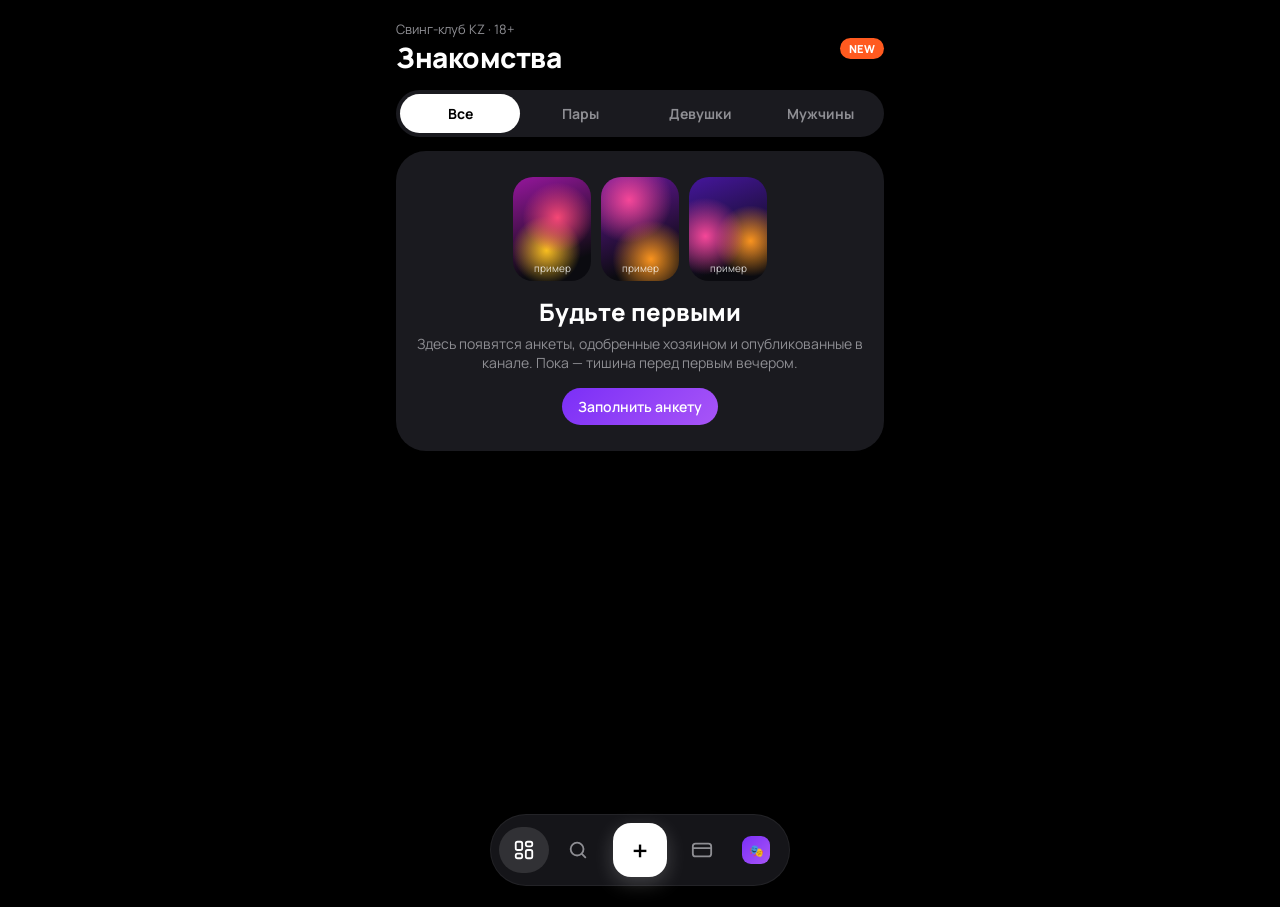
<file: anketa/index.html>
<!doctype html><html lang="ru"><head><meta charset="utf-8">
<meta name="viewport" content="width=device-width,initial-scale=1,maximum-scale=1,viewport-fit=cover">
<title>Клуб</title>
<script src="https://telegram.org/js/telegram-web-app.js"></script>
<link rel="preconnect" href="https://fonts.gstatic.com" crossorigin>
<link href="https://fonts.googleapis.com/css2?family=Manrope:wght@400;500;600;700;800&display=swap" rel="stylesheet">
<style>
:root{--bg:#000;--bg2:#0E0E10;--card:#1A1A1F;--card2:#24242B;--mut:#8E8E93;--txt:#fff;--v1:#7B2FF7;--v2:#A855F7;--hot:#FF5A1F;
--grad:linear-gradient(135deg,#7B2FF7 0%,#A855F7 100%);--spring:cubic-bezier(.2,.9,.3,1.2);--ease:cubic-bezier(.2,.8,.2,1)}
*{box-sizing:border-box;-webkit-tap-highlight-color:transparent}
html,body{margin:0;background:var(--bg);color:var(--txt);font-family:Manrope,Inter,system-ui,sans-serif;overscroll-behavior:none}
body{min-height:100vh}
button{font:inherit;color:inherit;border:0;background:none;cursor:pointer}
.screen{position:absolute;inset:0;overflow-y:auto;padding:16px 16px 120px;opacity:0;pointer-events:none;transform:translateY(14px) scale(.985);transition:opacity .35s var(--ease),transform .5s var(--spring)}
.screen.on{opacity:1;pointer-events:auto;transform:none}
#app{position:relative;min-height:100vh;max-width:520px;margin:0 auto}
.st{opacity:0;transform:translateY(16px);transition:opacity .45s var(--ease),transform .6s var(--spring)}
.screen.on .st{opacity:1;transform:none}
.screen.on .st:nth-child(2){transition-delay:.05s}.screen.on .st:nth-child(3){transition-delay:.1s}.screen.on .st:nth-child(4){transition-delay:.15s}.screen.on .st:nth-child(5){transition-delay:.2s}.screen.on .st:nth-child(6){transition-delay:.25s}
.top{display:flex;align-items:center;justify-content:space-between;margin:4px 0 14px}
.h1{font-size:28px;font-weight:800;letter-spacing:-.5px;margin:0}
.sub{color:var(--mut);font-size:13px}
.pill{display:inline-flex;align-items:center;gap:6px;padding:9px 16px;border-radius:999px;background:var(--card);font-weight:600;font-size:14px;transition:transform .3s var(--spring),background .25s}
.pill:active{transform:scale(.94)}.pill.w{background:#fff;color:#000}.pill.v{background:var(--grad)}
.badge{display:inline-block;padding:3px 9px;border-radius:999px;background:var(--hot);color:#fff;font-size:11px;font-weight:800;letter-spacing:.4px}
.badge.g{background:rgba(255,255,255,.18);backdrop-filter:blur(8px)}
.seg{display:flex;background:var(--card);border-radius:999px;padding:4px;position:relative}
.seg button{flex:1;padding:10px;border-radius:999px;font-weight:700;font-size:14px;color:var(--mut);position:relative;z-index:1;transition:color .25s}
.seg button.on{color:#000}.seg .knob{position:absolute;top:4px;bottom:4px;border-radius:999px;background:#fff;transition:left .45s var(--spring),width .45s var(--spring)}
/* stack */
.stack{position:relative;height:min(62vh,520px);margin-top:6px}
.fc{position:absolute;inset:0;border-radius:30px;overflow:hidden;background:var(--card);touch-action:pan-y;will-change:transform;
transition:transform .5s var(--spring),opacity .35s;box-shadow:0 20px 50px rgba(0,0,0,.5)}
.fc .art{position:absolute;inset:0}
.fc .shade{position:absolute;inset:0;background:linear-gradient(180deg,rgba(0,0,0,0) 35%,rgba(0,0,0,.85) 100%)}
.fc .tl{position:absolute;left:16px;top:16px;display:flex;gap:6px}
.fc .num{position:absolute;right:16px;top:16px;font-weight:800;font-size:13px;color:rgba(255,255,255,.85)}
.fc .info{position:absolute;left:18px;right:18px;bottom:18px}
.fc .nm{font-size:26px;font-weight:800;letter-spacing:-.4px;display:flex;align-items:center;gap:8px}
.fc .meta{color:rgba(255,255,255,.75);font-size:14px;margin:4px 0 10px}
.fc .txt{font-size:14px;color:rgba(255,255,255,.88);display:-webkit-box;-webkit-line-clamp:3;-webkit-box-orient:vertical;overflow:hidden;margin-bottom:12px}
.fc .row{display:flex;gap:8px;align-items:center}
.ex{position:absolute;right:16px;bottom:16px;font-size:11px;color:rgba(255,255,255,.7);border:1px dashed rgba(255,255,255,.4);border-radius:999px;padding:3px 8px}
.empty{background:var(--card);border-radius:30px;padding:26px 20px;text-align:center;margin-top:14px}
.empty h3{font-size:24px;margin:8px 0 6px;font-weight:800}.empty p{color:var(--mut);margin:0 0 16px;font-size:14px}
.ph{display:flex;gap:10px;justify-content:center;margin-bottom:14px}
.ph div{width:78px;height:104px;border-radius:20px;position:relative;overflow:hidden}
.ph span{position:absolute;bottom:6px;left:0;right:0;font-size:10px;color:rgba(255,255,255,.8)}
/* detail hero */
#hero{position:fixed;z-index:50;border-radius:30px;overflow:hidden;background:var(--card);transition:all .55s var(--spring);display:none}
#hero .art{position:absolute;inset:0;height:52%}
#hero .body{position:absolute;left:0;right:0;top:48%;bottom:0;background:var(--bg2);border-radius:28px 28px 0 0;padding:22px 20px 120px;overflow:auto;opacity:0;transform:translateY(30px);transition:all .5s var(--spring) .12s}
#hero.open .body{opacity:1;transform:none}
#hero .x{position:absolute;top:14px;right:14px;width:38px;height:38px;border-radius:14px;background:rgba(0,0,0,.4);backdrop-filter:blur(10px);font-size:18px;z-index:2}
.tags{display:flex;flex-wrap:wrap;gap:6px;margin:10px 0}.tag{background:var(--card);border-radius:999px;padding:6px 12px;font-size:13px;color:#ddd}
/* form */
.prog{height:6px;background:var(--card);border-radius:9px;overflow:hidden;margin:6px 0 18px}.prog i{display:block;height:100%;background:var(--grad);border-radius:9px;transition:width .6s var(--spring)}
.step{display:none}.step.on{display:block;animation:in .5s var(--spring)}
@keyframes in{from{opacity:0;transform:translateX(24px)}to{opacity:1;transform:none}}
.q{font-size:22px;font-weight:800;margin:0 0 4px;letter-spacing:-.3px}.qs{color:var(--mut);font-size:13px;margin-bottom:14px}
.lbl{font-weight:700;font-size:14px;margin:18px 0 10px;color:#ddd}
.chips{display:flex;flex-wrap:wrap;gap:10px}
.chip{padding:13px 20px;border-radius:999px;background:var(--card);font-weight:700;font-size:15px;transition:transform .35s var(--spring),background .25s,color .25s;user-select:none}
.chip:active{transform:scale(.92)}.chip.on{background:var(--grad);box-shadow:0 8px 24px rgba(123,47,247,.35)}
.big .chip{flex:1 1 100%;padding:18px 20px;border-radius:24px;display:flex;justify-content:space-between;align-items:center;font-size:17px}
.big .chip small{color:var(--mut);font-weight:500;font-size:13px}.big .chip.on small{color:rgba(255,255,255,.8)}
input[type=text],input[type=number],textarea{width:100%;background:var(--card);border:1.5px solid transparent;color:#fff;padding:15px 16px;font:inherit;font-size:16px;border-radius:18px;outline:none;transition:border .2s}
input:focus,textarea:focus{border-color:var(--v2)}textarea{min-height:130px;resize:none}
.r2{display:flex;gap:10px}.r2>*{flex:1}
.chk{display:flex;gap:12px;align-items:center;background:var(--card);border-radius:18px;padding:14px 16px;margin:10px 0;font-size:14px}
.chk input{appearance:none;width:24px;height:24px;border-radius:8px;background:var(--card2);flex:none;transition:all .3s var(--spring);display:grid;place-content:center}
.chk input:checked{background:var(--grad)}.chk input:checked:after{content:"✓";font-weight:800;font-size:14px}
.nav{display:flex;gap:10px;margin-top:22px}.nav .pill{flex:1;justify-content:center;padding:15px}
.err{color:#ff7b7b;font-size:13px;min-height:18px;margin-top:10px;text-align:center}
.done{text-align:center;padding:40px 10px}.done .ic{font-size:56px}
/* card */
.lcard{border-radius:30px;padding:22px;background:var(--grad);position:relative;overflow:hidden;aspect-ratio:1.586;box-shadow:0 24px 60px rgba(123,47,247,.4)}
.lcard:before{content:"";position:absolute;inset:0;background:radial-gradient(circle at 85% -10%,rgba(255,255,255,.35),transparent 50%),radial-gradient(circle at 0 120%,rgba(0,0,0,.35),transparent 55%)}
.lcard:after{content:"";position:absolute;inset:0;opacity:.18;mix-blend-mode:overlay;background-image:url("data:image/svg+xml,%3Csvg xmlns='http://www.w3.org/2000/svg' width='120' height='120'%3E%3Cfilter id='n'%3E%3CfeTurbulence baseFrequency='.9' numOctaves='2'/%3E%3C/filter%3E%3Crect width='120' height='120' filter='url(%23n)'/%3E%3C/svg%3E")}
.lcard>*{position:relative;z-index:1}
.lcard .t{display:flex;justify-content:space-between;align-items:center;font-weight:800;font-size:13px;letter-spacing:.5px}
.lcard .no{font-size:34px;font-weight:800;letter-spacing:1px;margin-top:26px}
.lcard .lv{display:flex;gap:6px;margin-top:8px}
.lcard .b{position:absolute;left:22px;right:22px;bottom:20px;display:flex;justify-content:space-between;align-items:flex-end}
.lcard .pts{font-size:22px;font-weight:800}.lcard .pl{font-size:11px;opacity:.8}
.glass{background:rgba(255,255,255,.16);backdrop-filter:blur(12px);border-radius:999px;padding:4px 10px;font-size:12px;font-weight:700}
.box{background:var(--card);border-radius:26px;padding:18px;margin-top:14px}
.bar{height:10px;border-radius:9px;background:var(--card2);overflow:hidden;margin:10px 0 6px}.bar i{display:block;height:100%;background:var(--grad);width:0;transition:width 1.1s var(--spring) .2s}
.qr{display:flex;gap:14px;align-items:center}.qr img{width:96px;height:96px;border-radius:16px;background:#fff;padding:6px}
.link{font-size:13px;color:var(--v2);word-break:break-all;font-weight:600}
.kpi{display:flex;justify-content:space-between}.kpi b{font-size:20px}
/* profile */
.phead{margin:-16px -16px 0;padding:24px 20px 22px;background:var(--grad);border-radius:0 0 32px 32px;position:relative;overflow:hidden}
.phead:before{content:"";position:absolute;inset:0;background:radial-gradient(circle at 100% 0,rgba(255,255,255,.3),transparent 50%)}
.phead>*{position:relative}
.prow{display:flex;align-items:center;gap:16px}
.ava{width:64px;height:64px;border-radius:20px;background:linear-gradient(135deg,#fff3,#fff1);border:2px solid #fff6;display:grid;place-content:center;font-size:28px;flex:none}
.stats{display:flex;flex:1;justify-content:space-around;text-align:center}.stats b{display:block;font-size:20px;font-weight:800}.stats span{font-size:12px;opacity:.85}
.pname{font-size:26px;font-weight:800;margin:14px 0 2px;display:flex;align-items:center;gap:8px}
.pacts{display:flex;gap:10px;margin-top:16px}
/* coverflow */
.cf{display:flex;gap:12px;overflow-x:auto;scroll-snap-type:x mandatory;padding:6px 18% 10px;margin:0 -16px;scrollbar-width:none}
.cf::-webkit-scrollbar{display:none}
.cf .it{flex:0 0 64%;height:250px;border-radius:26px;scroll-snap-align:center;position:relative;overflow:hidden;transition:transform .35s var(--ease),filter .35s;background:var(--card)}
.cf .it .cap{position:absolute;left:14px;bottom:12px;right:14px;font-weight:800}.cf .it .cap small{display:block;font-weight:500;color:#ddd;font-size:12px}
/* dock */
.dock{position:fixed;left:50%;bottom:calc(14px + env(safe-area-inset-bottom));transform:translateX(-50%);z-index:40;display:flex;align-items:center;gap:4px;padding:8px;background:rgba(26,26,31,.82);backdrop-filter:blur(18px);-webkit-backdrop-filter:blur(18px);border-radius:999px;box-shadow:0 12px 40px rgba(0,0,0,.6);border:1px solid rgba(255,255,255,.06)}
.dock button{width:50px;height:46px;border-radius:999px;display:grid;place-content:center;color:var(--mut);transition:all .35s var(--spring)}
.dock button.on{background:rgba(255,255,255,.12);color:#fff}
.dock .plus{width:54px;height:54px;border-radius:18px;background:#fff;color:#000;font-size:28px;font-weight:600;margin:0 6px;box-shadow:0 6px 20px rgba(255,255,255,.2)}
.dock .plus:active{transform:scale(.9) rotate(90deg)}
.dock .mini{width:28px;height:28px;border-radius:9px;background:var(--grad);display:grid;place-content:center;font-size:12px;color:#fff;font-weight:800}
svg{width:22px;height:22px;stroke:currentColor;fill:none;stroke-width:2;stroke-linecap:round;stroke-linejoin:round}
/* sheet */
.veil{position:fixed;inset:0;background:rgba(0,0,0,.55);opacity:0;pointer-events:none;transition:opacity .3s;z-index:60}
.sheet{position:fixed;left:0;right:0;bottom:0;z-index:61;background:var(--bg2);border-radius:30px 30px 0 0;padding:10px 18px calc(28px + env(safe-area-inset-bottom));transform:translateY(105%);transition:transform .5s var(--spring);max-width:520px;margin:0 auto}
.sheet .grab{width:40px;height:5px;border-radius:9px;background:#333;margin:0 auto 16px}
.open-sheet .veil{opacity:1;pointer-events:auto}.open-sheet .sheet.on{transform:none}
.opt{display:flex;gap:14px;align-items:center;background:var(--card);border-radius:22px;padding:16px;margin-bottom:10px;width:100%;text-align:left}
.opt .ic{width:46px;height:46px;border-radius:14px;background:var(--grad);display:grid;place-content:center;font-size:20px}
.opt b{display:block}.opt span{color:var(--mut);font-size:13px}
.toast{position:fixed;left:50%;top:16px;transform:translate(-50%,-80px);background:#fff;color:#000;font-weight:700;padding:10px 16px;border-radius:999px;z-index:90;transition:transform .5s var(--spring);font-size:14px}
.toast.on{transform:translate(-50%,0)}
@media (prefers-reduced-motion:reduce){*,*:before,*:after{transition-duration:.01ms!important;animation-duration:.01ms!important;transition-delay:0s!important}}
</style></head><body><div id="app">

<!-- FEED -->
<section class="screen on" id="s-feed">
 <div class="top st"><div><div class="sub">Свинг-клуб KZ · 18+</div><h1 class="h1">Знакомства</h1></div><span class="badge" id="feedCount">NEW</span></div>
 <div class="seg st" id="segFeed"><span class="knob"></span><button class="on" data-v="all">Все</button><button data-v="pair">Пары</button><button data-v="girl">Девушки</button><button data-v="man">Мужчины</button></div>
 <div class="st" id="feedWrap"></div>
</section>

<!-- FORM -->
<section class="screen" id="s-form">
 <div class="top st"><div><div class="sub" id="stepLbl">Шаг 1 из 7</div><h1 class="h1">Анкета</h1></div><span class="badge">18+</span></div>
 <div class="prog st"><i id="progBar" style="width:14%"></i></div>
 <div class="st">
 <div class="step on" data-s="1"><p class="q">Добро пожаловать</p><div class="qs">Клуб только для взрослых. Анкету читает лично хозяин, данные строго конфиденциальны. Поля со звёздочкой * обязательны.</div>
  <label class="chk"><input type="checkbox" id="adult"><span>Мне (нам обоим) исполнилось 18 лет *</span></label>
  <label class="chk"><input type="checkbox" id="rules"><span>Согласен(на) с правилами клуба: добровольное согласие, уважение, конфиденциальность *</span></label>
  <label class="chk"><input type="checkbox" id="pd"><span>Согласен(на) на обработку данных анкеты для модерации и подбора *</span></label>
  <div class="qs" style="margin-top:12px">⚠️ Запрещено загружать откровенные фото — такие анкеты отклоняются.</div></div>
 <div class="step" data-s="2"><p class="q">Кто вы? *</p><div class="qs">Для пары заполним данные обоих партнёров.</div>
  <div class="chips big" data-name="who" data-single>
   <div class="chip" data-v="mf">Пара М+Ж</div><div class="chip" data-v="ff">Пара Ж+Ж</div><div class="chip" data-v="mm">Пара М+М</div>
   <div class="chip" data-v="f">Девушка <small>одна</small></div><div class="chip" data-v="m">Мужчина <small>один</small></div><div class="chip" data-v="o">Другое</div></div>
  <input type="text" id="who_o" maxlength="40" placeholder="Уточните, кто вы *" style="margin-top:10px;display:none"></div>
 <div class="step" data-s="3"><p class="q">О партнёрах</p><div class="qs">Имя можно указать вымышленное — ник.</div><div id="partners"></div></div>
 <div class="step" data-s="4"><p class="q">Город *</p><div class="qs">Где вы обычно бываете.</div>
  <div class="chips" data-name="city" data-single><div class="chip" data-v="Алматы">Алматы</div><div class="chip" data-v="Астана">Астана</div><div class="chip" data-v="Шымкент">Шымкент</div><div class="chip" data-v="other">Другой</div></div>
  <input type="text" id="city_other" placeholder="Ваш город *" maxlength="40" style="margin-top:10px;display:none">
  <div class="lbl">Готовность к поездкам</div><div class="chips" data-name="tr" data-single><div class="chip" data-v="0">Только свой город</div><div class="chip" data-v="1">По Казахстану</div><div class="chip" data-v="2">И за рубеж</div></div></div>
 <div class="step" data-s="5"><p class="q">Знакомства</p><div class="qs">Можно выбрать несколько вариантов.</div>
  <div class="lbl">Кого ищете *</div><div class="chips" data-name="seek"><div class="chip" data-v="mf">Пару М+Ж</div><div class="chip" data-v="ff">Пару Ж+Ж</div><div class="chip" data-v="f">Девушку</div><div class="chip" data-v="m">Мужчину</div><div class="chip" data-v="pt">Компанию / вечеринку</div></div>
  <div class="lbl">Формат встреч *</div><div class="chips" data-name="fmt"><div class="chip" data-v="talk">Общение и знакомство</div><div class="chip" data-v="fun">Досуг и вечеринки</div><div class="chip" data-v="soft">Мягкий своп</div><div class="chip" data-v="full">Полный своп</div><div class="chip" data-v="near">Рядом, без обмена</div><div class="chip" data-v="fmf">ЖМЖ</div><div class="chip" data-v="mfm">МЖМ</div><div class="chip" data-v="grp">Групповые встречи</div><div class="chip" data-v="onl">Только онлайн</div></div>
  <div class="lbl">Где удобно встречаться</div><div class="chips" data-name="pl"><div class="chip" data-v="home">У себя</div><div class="chip" data-v="their">У партнёров</div><div class="chip" data-v="hotel">Отель / апартаменты</div><div class="chip" data-v="club">Клуб / вечеринки</div><div class="chip" data-v="disc">Обсуждаем</div></div>
  <div class="lbl">Когда удобно</div><div class="chips" data-name="when"><div class="chip" data-v="wd">Будни</div><div class="chip" data-v="we">Выходные</div><div class="chip" data-v="ev">Вечер</div><div class="chip" data-v="day">Днём</div></div>
  <div class="lbl">Как часто</div><div class="chips" data-name="fr" data-single><div class="chip" data-v="r">Изредка</div><div class="chip" data-v="m">Раз в месяц</div><div class="chip" data-v="w">Чаще</div><div class="chip" data-v="x">По настроению</div></div></div>
 <div class="step" data-s="6"><p class="q">Границы и безопасность *</p><div class="qs">Ваши правила уважаются без обсуждений.</div>
  <label class="chk"><input type="checkbox" id="safe"><span>Только с защитой — безопасность обязательна *</span></label>
  <div class="lbl">Дополнительно</div><div class="chips" data-name="lim"><div class="chip" data-v="alc">Без алкоголя</div><div class="chip" data-v="pic">Без фото и видео</div><div class="chip" data-v="kis">Без поцелуев</div><div class="chip" data-v="smk">Без курения</div><div class="chip" data-v="slow">Сначала знакомство</div><div class="chip" data-v="disc">Только дискретно</div></div>
  <div class="lbl">Ваши табу и пожелания</div><textarea id="tabu" maxlength="300" style="min-height:90px" placeholder="Что для вас недопустимо"></textarea>
  <div class="lbl">Отношение к здоровью</div><div class="chips" data-name="hl" data-single><div class="chip" data-v="cert">Обмениваемся свежими справками</div><div class="chip" data-v="ok">Готовы по запросу</div><div class="chip" data-v="talk">Обсуждаем лично</div></div></div>
 <div class="step" data-s="7"><p class="q">Публикация и о себе</p><div class="qs">Без откровенностей — интрига ценнее.</div>
  <div class="lbl">Фото в канале</div><div class="chips" data-name="ph" data-single><div class="chip" data-v="no">Без фото</div><div class="chip" data-v="closed">Лицо закрыто</div><div class="chip" data-v="open">Лицо открыто</div></div>
  <label class="chk"><input type="checkbox" id="pub" checked><span>Можно опубликовать анкету в канале клуба (после одобрения хозяина)</span></label>
  <div class="lbl">О себе</div><textarea id="about" maxlength="500" placeholder="Характер, увлечения, чего ждёте от клуба"></textarea><div class="sub" style="text-align:right;margin-top:4px"><span id="cnt">0</span>/500</div>
  <div class="lbl">Пожелания к партнёрам</div><textarea id="wish" maxlength="300" style="min-height:80px" placeholder="Возраст, характер, атмосфера встреч"></textarea>
  <div class="lbl">Контакт для связи</div><input type="text" id="contact" maxlength="64" placeholder="@username (видит только хозяин)">
  <label class="chk"><input type="checkbox" id="showc"><span>Показывать @username в публикации (по умолчанию — связь через бота). Телефоны не публикуются.</span></label></div>
 <div class="err" id="err"></div>
 <div class="nav"><button class="pill" id="back" style="display:none">Назад</button><button class="pill w" id="next">Далее</button></div>
 </div>
</section>

<!-- CARD -->
<section class="screen" id="s-card">
 <div class="top st"><div><div class="sub">Программа лояльности</div><h1 class="h1">Моя карта</h1></div></div>
 <div class="st" id="cardWrap"></div>
</section>

<!-- PROFILE -->
<section class="screen" id="s-prof">
 <div class="phead st"><div class="prow"><div class="ava">🎭</div><div class="stats"><div><b id="pPts">—</b><span>баллы</span></div><div><b id="pRefs">—</b><span>друзья</span></div><div><b id="pPosts">—</b><span>посты</span></div></div></div>
  <div class="pname"><span id="pNo">Гость клуба</span> <span class="badge" id="pLvl">Гость</span></div><div style="opacity:.85;font-size:14px" id="pSt">Откройте приложение через бота, чтобы увидеть профиль</div>
  <div class="pacts"><button class="pill w" id="bInvite">＋ Пригласить</button><button class="pill" style="background:rgba(255,255,255,.18)" id="bPost">✎ Предложить пост</button></div></div>
 <div class="seg st" id="segProf" style="margin-top:18px"><span class="knob"></span><button class="on" data-v="perks">Привилегии</button><button data-v="club">Анкеты клуба</button></div>
 <div class="st" id="profBody"></div>
</section>
</div>

<div id="hero"><div class="art"></div><button class="x" id="heroX">✕</button><div class="body" id="heroBody"></div></div>

<nav class="dock" id="dock">
 <button class="on" data-go="feed" aria-label="Лента"><svg viewBox="0 0 24 24"><rect x="3" y="3" width="7" height="9" rx="2"/><rect x="14" y="3" width="7" height="5" rx="2"/><rect x="14" y="12" width="7" height="9" rx="2"/><rect x="3" y="16" width="7" height="5" rx="2"/></svg></button>
 <button data-go="filter" aria-label="Фильтр"><svg viewBox="0 0 24 24"><circle cx="11" cy="11" r="7"/><path d="m20 20-3.5-3.5"/></svg></button>
 <button class="plus" data-go="plus" aria-label="Создать">+</button>
 <button data-go="card" aria-label="Карта"><svg viewBox="0 0 24 24"><rect x="2" y="5" width="20" height="14" rx="3"/><path d="M2 10h20"/></svg></button>
 <button data-go="prof" aria-label="Профиль"><span class="mini" id="dockAva">🎭</span></button>
</nav>
<div class="veil" id="veil"></div>
<div class="sheet" id="shPlus"><div class="grab"></div>
 <button class="opt" id="oAnk"><div class="ic">📝</div><div><b>Новая анкета</b><span>4 коротких шага, хозяин прочтёт лично</span></div></button>
 <button class="opt" id="oPost"><div class="ic">✎</div><div><b>Предложить пост</b><span>текст и фото на модерацию хозяину</span></div></button></div>
<div class="sheet" id="shFilter"><div class="grab"></div><p class="q">Фильтр</p>
 <div class="lbl">Город</div><div class="chips" id="fCity"><div class="chip on" data-v="">Все</div><div class="chip" data-v="Алматы">Алматы</div><div class="chip" data-v="Астана">Астана</div><div class="chip" data-v="Шымкент">Шымкент</div></div>
 <div class="nav"><button class="pill w" id="fApply">Показать</button></div></div>
<div class="toast" id="toast"></div>

<script>
const tg=window.Telegram&&Telegram.WebApp, BOT='Hozyainswing_bot';
const RM=matchMedia('(prefers-reduced-motion: reduce)').matches;
const $=s=>document.querySelector(s),$$=s=>[...document.querySelectorAll(s)];
const esc=x=>String(x??'').replace(/[&<>"]/g,c=>'&'+({'&':'amp','<':'lt','>':'gt','"':'quot'}[c])+';');
const P=new URLSearchParams(location.search), H=new URLSearchParams(location.hash.slice(1));
const WHO={pair:'Пара',girl:'Девушка',man:'Мужчина'},RU={pair:'пару',girl:'девушку',man:'мужчину',couple:'пару',party:'вечеринки',parties:'вечеринки',meet:'знакомство пар',online:'общение онлайн',dinner:'встречи в ресторане',restaurant:'встречи в ресторане',travel:'путешествия',other:'другой город'},ru=v=>RU[String(v).toLowerCase()]||String(v);
const canSend=!!(tg&&tg.initData!==undefined&&tg.platform&&tg.platform!=='unknown'&&!(tg.initDataUnsafe&&tg.initDataUnsafe.query_id));
if(tg){tg.ready();tg.expand();try{tg.setHeaderColor('#000000');tg.setBackgroundColor('#000000');tg.setBottomBarColor&&tg.setBottomBarColor('#000000')}catch(e){}
 const u=tg.initDataUnsafe&&tg.initDataUnsafe.user;if(u&&u.username)$('#contact').value='@'+u.username;}
const hap=t=>{try{tg&&tg.HapticFeedback&&(t?tg.HapticFeedback.impactOccurred(t):tg.HapticFeedback.selectionChanged())}catch(e){}};
function toast(t){const e=$('#toast');e.textContent=t;e.classList.add('on');clearTimeout(e._t);e._t=setTimeout(()=>e.classList.remove('on'),2200)}
function openBot(start){const url=`https://t.me/${BOT}?start=${start}`;if(tg&&tg.openTelegramLink){tg.openTelegramLink(url);tg.close&&setTimeout(()=>tg.close(),300)}else location.href=url}
// gradient art from seed (abstract, no photos)
function art(seed){let h=0;for(const c of String(seed))h=(h*31+c.charCodeAt(0))%360;const a=(260+h%60),b=(a+40+h%90)%360,x=20+h%60,y=10+(h*7)%50;
 return `radial-gradient(circle at ${x}% ${y}%,hsl(${b} 90% 62%) 0,transparent 45%),radial-gradient(circle at ${100-x}% ${90-y/2}%,hsl(${(b+60)%360} 95% 55%) 0,transparent 40%),linear-gradient(160deg,hsl(${a} 75% 35%),#0b0b10 80%)`}

/* ---------- navigation ---------- */
let cur='feed';
function go(n){if(n==='plus'){hap('medium');return sheet('#shPlus')}if(n==='filter')return sheet('#shFilter');
 cur=n;$$('.screen').forEach(s=>s.classList.toggle('on',s.id==='s-'+n));$$('#dock button').forEach(b=>b.classList.toggle('on',b.dataset.go===n));
 document.getElementById('s-'+n).scrollTop=0;hap();updMain();if(n==='card')setTimeout(()=>{const b=$('#lvBar');b&&(b.style.width=b.dataset.w)},50);if(n==='prof')cf()}
$$('#dock button').forEach(b=>b.onclick=()=>go(b.dataset.go));
function sheet(id){document.body.classList.add('open-sheet');$$('.sheet').forEach(s=>s.classList.toggle('on','#'+s.id===id))}
function closeSheet(){document.body.classList.remove('open-sheet');$$('.sheet').forEach(s=>s.classList.remove('on'))}
$('#veil').onclick=closeSheet;
$('#oAnk').onclick=()=>{closeSheet();go('form')};$('#oPost').onclick=()=>{closeSheet();openBot('post')};
$('#bPost').onclick=()=>openBot('post');
function seg(el,cb){const k=el.querySelector('.knob'),bs=[...el.querySelectorAll('button')];
 const mv=b=>{k.style.left=b.offsetLeft+'px';k.style.width=b.offsetWidth+'px'};
 bs.forEach(b=>b.onclick=()=>{bs.forEach(x=>x.classList.toggle('on',x===b));mv(b);hap();cb(b.dataset.v)});
 requestAnimationFrame(()=>mv(el.querySelector('button.on')));new ResizeObserver(()=>mv(el.querySelector('button.on'))).observe(el)}

/* ---------- feed data (only published, passed by bot in URL hash, deflate-raw+base64url) ---------- */
let FEED=[];
async function loadFeed(){const z=H.get('f');if(!z)return;try{let b=z.replace(/-/g,'+').replace(/_/g,'/');while(b.length%4)b+='=';
 const bin=Uint8Array.from(atob(b),c=>c.charCodeAt(0));const s=new Blob([bin]).stream().pipeThrough(new DecompressionStream('deflate-raw'));
 FEED=JSON.parse(await new Response(s).text())}catch(e){FEED=[]}}
let fWho='all',fCity='';
function feedList(){return FEED.filter(a=>(fWho==='all'||a.w===fWho)&&(!fCity||a.c===fCity))}
function ages(a){return a.a2?`${a.a}·${a.a2}`:a.a}
function renderFeed(){const W=$('#feedWrap'),L=feedList();$('#feedCount').textContent=FEED.length?`${FEED.length} NEW`:'NEW';
 if(!L.length){W.innerHTML=`<div class="empty"><div class="ph"><div style="background:${art('a')}"><span>пример</span></div><div style="background:${art('qq')}"><span>пример</span></div><div style="background:${art('zz9')}"><span>пример</span></div></div>
  <h3>Будьте первыми</h3><p>${FEED.length?'По этому фильтру пока пусто.':'Здесь появятся анкеты, одобренные хозяином и опубликованные в канале. Пока — тишина перед первым вечером.'}</p>
  <button class="pill v" id="eCta">Заполнить анкету</button></div>`;$('#eCta').onclick=()=>go('form');return}
 W.innerHTML='<div class="stack" id="stack"></div><div class="sub" style="text-align:center;margin-top:12px">Смахните карточку · нажмите, чтобы раскрыть</div>';
 const S=$('#stack');L.slice().reverse().forEach((a,i)=>{const d=document.createElement('div');d.className='fc';d.dataset.n=a.n;
  d.innerHTML=`<div class="art" style="background:${art(a.n)}"></div><div class="shade"></div><div class="tl">${a.new?'<span class="badge">NEW</span>':''}${a.g?'<span class="badge">⭐ Золото</span>':''}</div><div class="num">#${String(a.n).padStart(3,'0')}</div>
  <div class="info"><div class="nm">${WHO[a.w]||'Гость'}, ${esc(ages(a))}</div><div class="meta">${esc(a.c)} · ищут ${esc((a.s||[]).map(ru).join(', ').toLowerCase())}</div>
  ${a.t?`<div class="txt">${esc(a.t)}</div>`:''}<div class="row"><button class="pill w wr">✉ Написать через хозяина</button></div></div>`;
  d._a=a;S.appendChild(d)});layoutStack();bindTop()}
function layoutStack(){const cs=[...$('#stack').children].reverse();cs.forEach((c,i)=>{c.style.zIndex=100-i;c.style.transform=i?`translateY(${Math.min(i,2)*-14}px) scale(${i===1?.9:.84})`:'none';c.style.opacity=i>2?0:i===2?.5:1;c.style.filter=i?'brightness(.6)':'none'})}
function bindTop(){const S=$('#stack');if(!S||!S.lastElementChild)return;const c=S.lastElementChild;let x0=0,y0=0,dx=0,drag=false,moved=false;
 c.querySelector('.wr').onclick=e=>{e.stopPropagation();openBot('write_'+c._a.n)};
 c.onpointerdown=e=>{if(e.target.closest('.wr'))return;drag=true;moved=false;x0=e.clientX;y0=e.clientY;dx=0;c.style.transition='none';c.setPointerCapture(e.pointerId)};
 c.onpointermove=e=>{if(!drag)return;dx=e.clientX-x0;if(Math.abs(dx)>6)moved=true;c.style.transform=`translateX(${dx}px) rotate(${dx/18}deg)`;
  const n=c.previousElementSibling;if(n){const p=Math.min(Math.abs(dx)/140,1);n.style.transition='none';n.style.transform=`scale(${.9+.1*p}) translateY(${-14*(1-p)}px)`;n.style.filter=`brightness(${.6+.4*p})`}};
 c.onpointerup=e=>{if(!drag)return;drag=false;c.style.transition='';const n=c.previousElementSibling;if(n)n.style.transition='';
  if(!moved){return hero(c)}
  if(Math.abs(dx)>110){hap('light');c.style.transform=`translateX(${dx>0?600:-600}px) rotate(${dx/6}deg)`;c.style.opacity=0;
   setTimeout(()=>{S.prepend(c);c.style.transition='none';layoutStack();c.offsetWidth;c.style.transition='';bindTop()},RM?0:320)}else layoutStack()}}
/* hero transition */
function hero(c){const a=c._a,r=c.getBoundingClientRect(),h=$('#hero');hap('light');
 h.querySelector('.art').style.background=art(a.n);
 $('#heroBody').innerHTML=`<div class="sub">#${String(a.n).padStart(3,'0')} ${a.g?'<span class="badge">⭐ Золото</span>':''}</div><div class="h1" style="margin:6px 0">${WHO[a.w]||'Гость'}, ${esc(ages(a))}</div>
 <div class="sub">${esc(a.c)}</div><div class="lbl">Ищут</div><div class="tags">${(a.s||[]).map(x=>`<span class="tag">${esc(x)}</span>`).join('')}</div>
 <div class="lbl">Формат</div><div class="tags">${(a.f||[]).map(x=>`<span class="tag">${esc(ru(x))}</span>`).join('')}</div>
 ${a.t?`<div class="lbl">О себе</div><div style="color:#ddd;line-height:1.5">${esc(a.t)}</div>`:''}
 <div class="nav"><button class="pill v" id="hW" style="flex:1;justify-content:center;padding:15px">✉ Написать через хозяина</button></div>`;
 $('#hW').onclick=()=>openBot('write_'+a.n);
 Object.assign(h.style,{display:'block',left:r.left+'px',top:r.top+'px',width:r.width+'px',height:r.height+'px',borderRadius:'30px'});
 requestAnimationFrame(()=>requestAnimationFrame(()=>{Object.assign(h.style,{left:0,top:0,width:'100vw',height:'100vh',borderRadius:0});h.classList.add('open')}));
 $('#heroX').onclick=()=>{h.classList.remove('open');Object.assign(h.style,{left:r.left+'px',top:r.top+'px',width:r.width+'px',height:r.height+'px',borderRadius:'30px'});setTimeout(()=>h.style.display='none',RM?0:450)}}
seg($('#segFeed'),v=>{fWho=v;renderFeed()});
$$('#fCity .chip').forEach(c=>c.onclick=()=>{$$('#fCity .chip').forEach(x=>x.classList.toggle('on',x===c));fCity=c.dataset.v;hap()});
$('#fApply').onclick=()=>{closeSheet();go('feed');renderFeed()};

/* ---------- form ---------- */
const N=7,st={who:null,city:null,tr:null,seek:[],fmt:[],pl:[],when:[],fr:null,lim:[],hl:null,ph:'no'};let step=1;
const PAIR={mf:['Он','Она'],ff:['Она','Она'],mm:['Он','Он']};
function bindChips(root){root.querySelectorAll('.chips').forEach(g=>{if(g._b)return;g._b=1;const n=g.dataset.name,single=g.hasAttribute('data-single'),obj=g.closest('[data-pi]');
 g.querySelectorAll('.chip').forEach(c=>c.onclick=()=>{const v=c.dataset.v;hap();const tgt=obj?obj._d:st;
  if(single){g.querySelectorAll('.chip').forEach(x=>x!==c&&x.classList.remove('on'));c.classList.toggle('on');tgt[n]=c.classList.contains('on')?v:null}
  else{c.classList.toggle('on');tgt[n]=[...g.querySelectorAll('.on')].map(x=>x.dataset.v)}
  if(n==='who'){$('#who_o').style.display=v==='o'?'':'none';renderPartners()}
  if(n==='city')$('#city_other').style.display=st.city==='other'?'':'none';$('#err').textContent=''})})}
const OPT={b:[['sl','Стройное'],['av','Среднее'],['sp','Спортивное'],['cu','Пышное']],o:[['het','Гетеро'],['bi','Би'],['bic','Бикьюриос'],['hom','Гомо'],['pan','Пан'],['oth','Другое']],
 sm:[['n','Не курю'],['s','Иногда'],['y','Курю']],ex:[['new','Новички'],['some','Есть опыт'],['pro','Опытные']]};
const opts=(k,single=1)=>`<div class="chips" data-name="${k}"${single?' data-single':''}>${OPT[k].map(([v,t])=>`<div class="chip" data-v="${v}">${t}</div>`).join('')}</div>`;
let PD=[{},{}];
function renderPartners(){const w=$('#partners'),lab=PAIR[st.who]||[''];w.innerHTML=lab.map((l,i)=>`<div data-pi="${i}" style="margin-bottom:18px">
 ${lab.length>1?`<div class="lbl" style="font-size:17px">Партнёр ${i+1}${l?' — '+l:''}</div>`:''}
 <div class="r2"><input type="text" class="pn" maxlength="24" placeholder="Имя или ник *"><input type="number" class="pa" inputmode="numeric" min="18" max="99" placeholder="Возраст *"></div>
 <div class="lbl">Ориентация *</div>${opts('o')}
 <div class="lbl">Рост, см</div><input type="number" class="ph" inputmode="numeric" min="140" max="220" placeholder="Например, 170">
 <div class="lbl">Телосложение</div>${opts('b')}<div class="lbl">Курение</div>${opts('sm')}<div class="lbl">Опыт в свинге</div>${opts('ex')}</div>`).join('');
 PD=lab.map(()=>({}));$$('#partners [data-pi]').forEach((e,i)=>e._d=PD[i]);bindChips(w)}
bindChips($('#s-form'));$('#about').oninput=e=>$('#cnt').textContent=e.target.value.length;
function err(m){$('#err').textContent=m;hap('heavy');try{tg&&tg.HapticFeedback.notificationOccurred('error')}catch(e){}return false}
function partners(){return $$('#partners [data-pi]').map((e,i)=>({n:e.querySelector('.pn').value.trim().slice(0,24),a:+e.querySelector('.pa').value,h:+e.querySelector('.ph').value||null,o:PD[i].o||null,b:PD[i].b||null,sm:PD[i].sm||null,ex:PD[i].ex||null}))}
function valid(s){const g=id=>document.getElementById(id);
 if(s===1){if(!g('adult').checked)return err('Клуб только для лиц старше 18 лет');if(!g('rules').checked)return err('Подтвердите согласие с правилами клуба');if(!g('pd').checked)return err('Нужно согласие на обработку данных')}
 if(s===2){if(!st.who)return err('Выберите, кто вы');if(st.who==='o'&&!g('who_o').value.trim())return err('Уточните, кто вы')}
 if(s===3){const ps=partners(),k=ps.length>1;for(let i=0;i<ps.length;i++){const p=ps[i],w=k?` (партнёр ${i+1})`:'';
  if(!p.n)return err('Укажите имя или ник'+w);if(!p.a)return err('Укажите возраст'+w);if(p.a<18)return err('Участие только с 18 лет'+w+' — анкета не может быть принята');if(p.a>99)return err('Проверьте возраст'+w);
  if(!p.o)return err('Выберите ориентацию'+w);if(p.h&&(p.h<130||p.h>230))return err('Проверьте рост'+w)}}
 if(s===4){if(!st.city)return err('Выберите город');if(st.city==='other'&&!g('city_other').value.trim())return err('Впишите ваш город')}
 if(s===5){if(!st.seek.length)return err('Отметьте, кого вы ищете');if(!st.fmt.length)return err('Выберите хотя бы один формат встреч')}
 if(s===6&&!g('safe').checked)return err('Отметьте пункт о безопасности — это обязательное правило клуба');
 if(s===7&&/\+?\d[\d\s()-]{8,}/.test(g('about').value+g('wish').value))return err('Не указывайте телефоны в тексте — связь идёт через бота');
 $('#err').textContent='';return true}
function showStep(){$$('.step').forEach(s=>s.classList.toggle('on',+s.dataset.s===step));$('#progBar').style.width=Math.round(step/N*100)+'%';$('#stepLbl').textContent=`Шаг ${step} из ${N}`;
 $('#back').style.display=step>1?'':'none';$('#next').textContent=step<N?'Далее':'Отправить хозяину';updMain();scrollTo(0,0)}
function nextStep(){if(!valid(step))return;if(step<N){step++;showStep();hap('light')}else submit()}
$('#next').onclick=nextStep;$('#back').onclick=()=>{step--;showStep()};
function payload(){const g=id=>document.getElementById(id),ps=partners(),cl=o=>{for(const k in o)if(o[k]===null||o[k]===''||(Array.isArray(o[k])&&!o[k].length))delete o[k];return o};
 return cl({v:2,who:st.who,wo:st.who==='o'?g('who_o').value.trim().slice(0,40):null,p:ps.map(cl),city:st.city==='other'?g('city_other').value.trim().slice(0,40):st.city,tr:st.tr,
 seek:st.seek,fmt:st.fmt,pl:st.pl,when:st.when,fr:st.fr,safe:1,lim:st.lim,tabu:g('tabu').value.trim().slice(0,300),hl:st.hl,ph:st.ph,pub:g('pub').checked?1:0,
 about:g('about').value.trim().slice(0,500),wish:g('wish').value.trim().slice(0,300),contact:g('contact').value.trim().slice(0,64),showc:g('showc').checked?1:0,adult:1,rules:1,pd:1,
 age1:ps[0]&&ps[0].a,age2:ps[1]?ps[1].a:null})}
function submit(){for(let s=1;s<=N;s++)if(!valid(s)){step=s;showStep();return}
 const d=payload(),j=JSON.stringify(d);window.__last=j;
 if(new Blob([j]).size>4096)return err('Анкета слишком длинная — сократите тексты');
 if(canSend&&tg.sendData){tg.sendData(j)}
 else if(tg&&tg.initDataUnsafe&&tg.initDataUnsafe.query_id){toast('Откройте анкету кнопкой /anketa в чате с ботом')}
 else{$('#s-form .st:last-child').innerHTML='<div class="done"><div class="ic">🥂</div><p class="q">Готово</p><div class="qs">Откройте приложение через бота, чтобы отправить анкету хозяину.</div></div>'}}
function updMain(){if(!tg||!tg.MainButton||!canSend)return;const M=tg.MainButton;
 if(cur==='form'){M.setParams({text:step<N?'ДАЛЕЕ':'ОТПРАВИТЬ ХОЗЯИНУ',color:'#7B2FF7',text_color:'#ffffff'});M.show();$('.nav').style.display='none'}else M.hide()}
if(tg&&tg.MainButton)tg.MainButton.onClick(()=>cur==='form'&&nextStep());

/* ---------- card & profile (params from bot) ---------- */
const C={no:P.get('no'),lvl:P.get('lvl')||'Гость',st:P.get('st')||'Основатель',pts:+P.get('pts')||0,since:P.get('since'),ref:P.get('ref')||'',refs:+P.get('refs')||0,left:P.get('left'),lim:P.get('lim'),posts:+P.get('posts')||0};
const LV=[[0,'Гость'],[300,'Серебро'],[700,'Золото'],[1500,'Платина']];
function lvInfo(p){let i=0;LV.forEach((l,k)=>{if(p>=l[0])i=k});const nx=LV[i+1];return{i,nx,pct:nx?Math.round((p-LV[i][0])/(nx[0]-LV[i][0])*100):100}}
function renderCard(){const W=$('#cardWrap');if(!C.no){W.innerHTML=`<div class="lcard"><div class="t"><span>SWING CLUB KZ</span><span class="glass">18+</span></div><div class="no">KZ-····</div><div class="lv"><span class="glass">Карта ещё не выдана</span></div></div>
 <div class="box"><b>Как получить карту</b><div class="sub" style="margin-top:6px">Напишите боту /start, подтвердите 18+ — и откройте карту командой /card. Вступление сейчас бесплатно, первые участники получают статус «Основатель».</div></div>`;return}
 const L=lvInfo(C.pts),qr=`https://api.qrserver.com/v1/create-qr-code/?size=240x240&margin=0&data=${encodeURIComponent(C.ref)}`;
 W.innerHTML=`<div class="lcard"><div class="t"><span>SWING CLUB KZ</span><span class="glass">18+</span></div><div class="no">${esc(C.no)}</div>
 <div class="lv"><span class="glass">${esc(C.lvl)}</span><span class="badge">${esc(C.st)}</span></div>
 <div class="b"><div><div class="pl">БАЛЛЫ</div><div class="pts">${C.pts}</div></div><div style="text-align:right"><div class="pl">С НАМИ С</div><b>${esc(C.since)}</b></div></div></div>
 <div class="box"><div class="kpi"><span class="sub">${L.nx?`До уровня «${L.nx[1]}»`:'Высший уровень'}</span><b style="font-size:14px">${L.nx?L.nx[0]-C.pts+' баллов':'Платина ✨'}</b></div>
 <div class="bar"><i id="lvBar" data-w="${L.pct}%"></i></div><div class="sub">Гость → Серебро 300 → Золото 700 → Платина 1500</div></div>
 <div class="box kpi"><div><div class="sub">Посты сегодня</div><b>${esc(C.left)} из ${esc(C.lim)}</b></div><div><div class="sub">Друзей</div><b>${C.refs}</b></div><div><div class="sub">Бонус</div><b>/bonus</b></div></div>
 <div class="box"><div class="qr"><img src="${qr}" alt="QR"><div><b>Пригласить друга</b><div class="sub" style="margin:4px 0 8px">+200 баллов и до 3 постов в день</div><div class="link" id="refL">${esc(C.ref)}</div></div></div>
 <div class="nav"><button class="pill v" id="shareRef" style="flex:1;justify-content:center;padding:14px">Поделиться ссылкой</button></div></div>`;
 $('#shareRef').onclick=share}
function share(){if(!C.ref)return toast('Сначала получите карту: /card');const u=`https://t.me/share/url?url=${encodeURIComponent(C.ref)}&text=${encodeURIComponent('Приглашаю в закрытый клуб 18+ 🎩')}`;
 if(tg&&tg.openTelegramLink)tg.openTelegramLink(u);else{navigator.clipboard&&navigator.clipboard.writeText(C.ref);toast('Ссылка скопирована')}}
$('#bInvite').onclick=share;
function renderProf(){if(C.no){$('#pPts').textContent=C.pts;$('#pRefs').textContent=C.refs;$('#pPosts').textContent=C.posts;$('#pNo').textContent=C.no;$('#pLvl').textContent=C.lvl;
 $('#pSt').textContent=`${C.st} · с ${C.since}`;$('#dockAva').textContent=C.no.slice(-2)}
 const i=lvInfo(C.pts).i,perk=(on,t,d)=>`<div class="opt" style="opacity:${on?1:.45}"><div class="ic">${on?'✓':'🔒'}</div><div><b>${t}</b><span>${d}</span></div></div>`;
 const perks=`<div style="margin-top:14px">${perk(!!C.no,'Привилегия основателя','особые условия на будущие платные вечера')}${perk(i>=1,'Серебро','приоритет модерации анкет')}${perk(i>=2,'Золото','ранний доступ к анонсам и ⭐ в анкете')}${perk(i>=3,'Платина','+1 пост в день и закреп анкеты раз в месяц')}</div>`;
 const club=FEED.length?`<div class="cf" id="cf">${FEED.map(a=>`<div class="it" style="background:${art(a.n)}"><div class="cap">#${String(a.n).padStart(3,'0')} ${a.g?'⭐':''}<small>${WHO[a.w]||''} · ${esc(a.c)}</small></div></div>`).join('')}</div>`
  :`<div class="empty"><h3>Пока пусто</h3><p>Опубликованные анкеты появятся здесь.</p><button class="pill v" onclick="go('form')">Стать первыми</button></div>`;
 $('#profBody').dataset.p=perks;$('#profBody').dataset.c=club;$('#profBody').innerHTML=perks}
seg($('#segProf'),v=>{$('#profBody').innerHTML=$('#profBody').dataset[v==='club'?'c':'p'];cf()});
function cf(){const el=$('#cf');if(!el)return;const f=()=>{const m=el.scrollLeft+el.clientWidth/2;[...el.children].forEach(c=>{const d=Math.min(Math.abs(c.offsetLeft+c.offsetWidth/2-m)/c.offsetWidth,1);
 c.style.transform=`scale(${1-.15*d})`;c.style.filter=`brightness(${1-.45*d})`})};el.onscroll=()=>requestAnimationFrame(f);f()}

(async()=>{await loadFeed();renderFeed();renderCard();renderProf();const t=P.get('tab');if(['form','card','prof'].includes(t))go(t);else updMain()})();
</script></body></html>
</file>
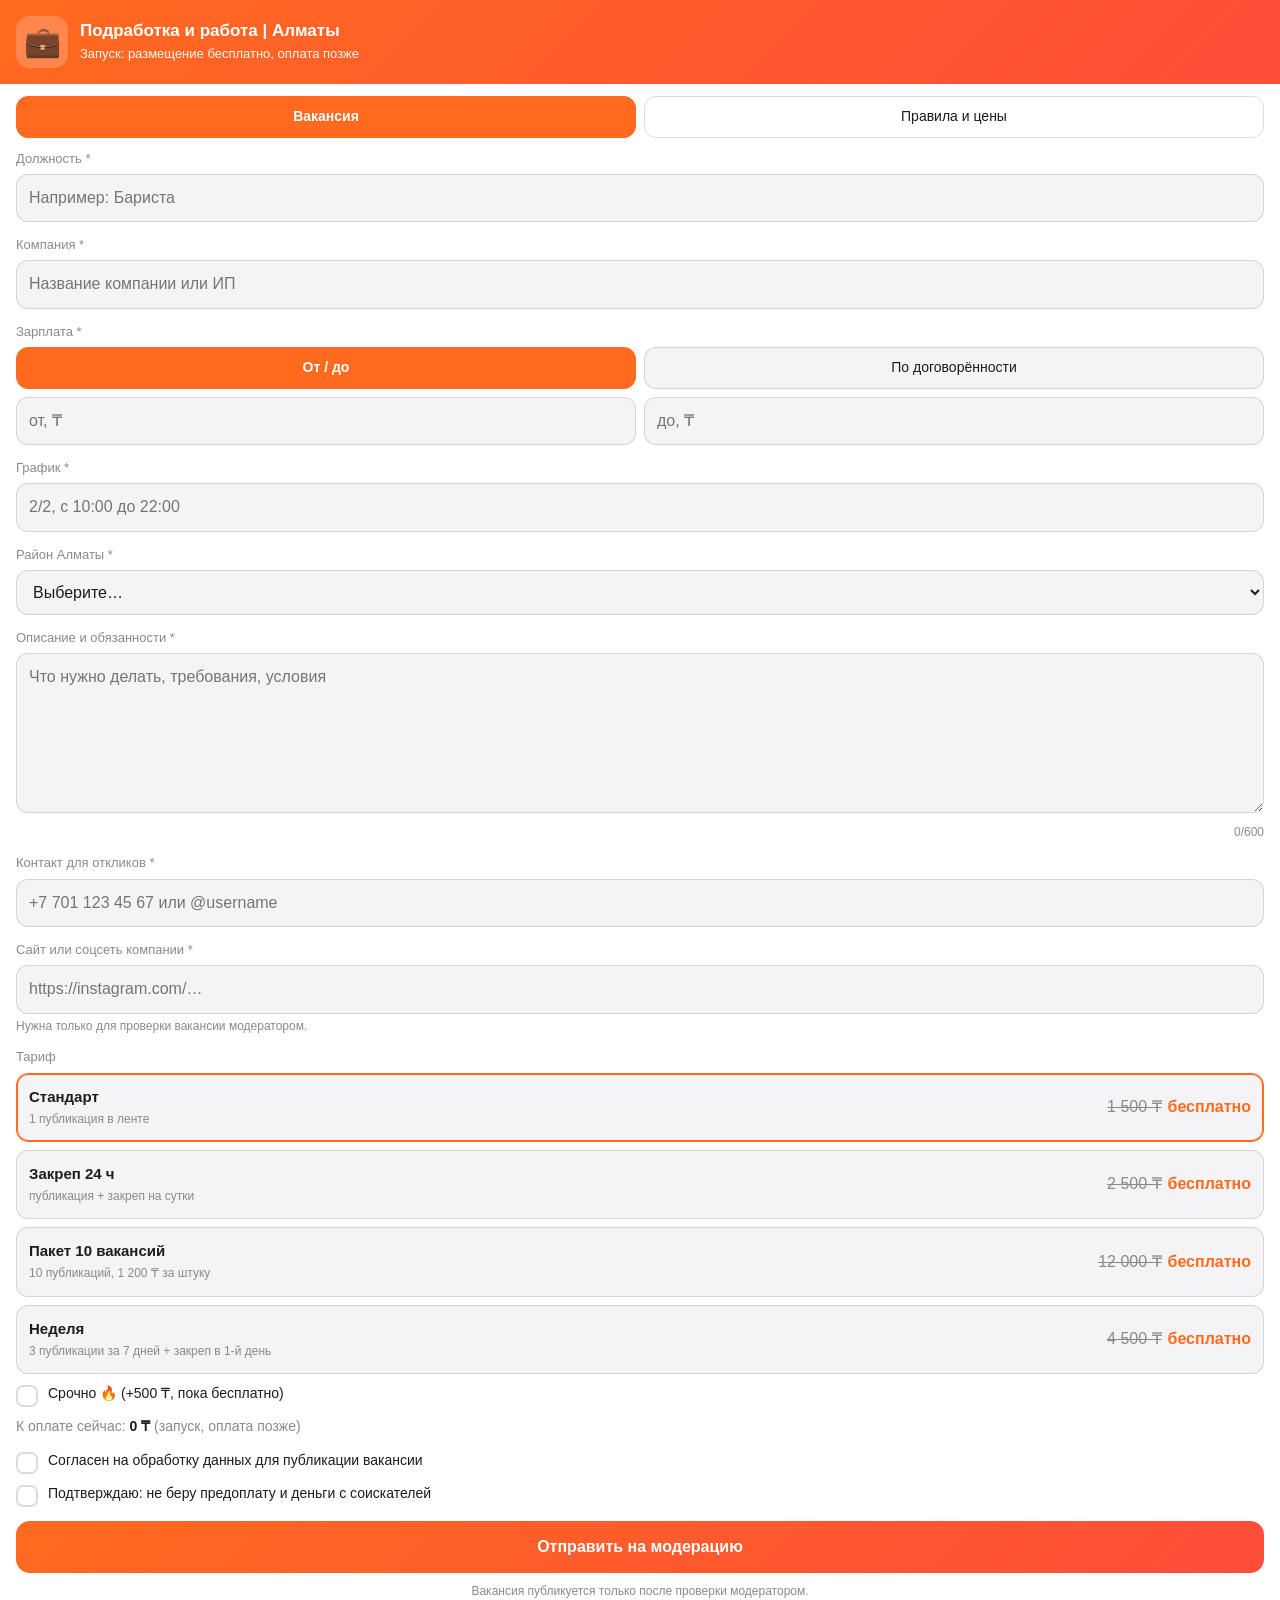
<file: rabota-almaty/index.html>
<!doctype html>
<html lang="ru">
<head>
<meta charset="utf-8">
<meta name="viewport" content="width=device-width,initial-scale=1,viewport-fit=cover,user-scalable=no">
<title>Разместить вакансию</title>
<link rel="icon" href="data:image/svg+xml,%3Csvg xmlns=%27http://www.w3.org/2000/svg%27 viewBox=%270 0 100 100%27%3E%3Ctext y=%2790%27 font-size=%2790%27%3E💼%3C/text%3E%3C/svg%3E">
<link rel="stylesheet" href="style.css">
<script src="https://telegram.org/js/telegram-web-app.js"></script>
</head>
<body>
<header class="hero">
  <div class="logo">💼</div>
  <div>
    <h1>Подработка и работа | Алматы</h1>
    <p id="promo" class="sub"></p>
  </div>
</header>

<nav class="tabs">
  <button class="tab active" data-tab="form">Вакансия</button>
  <button class="tab" data-tab="rules">Правила и цены</button>
</nav>

<main>
<section id="menuNotice" class="tabpane notice">
  <h2>Подать вакансию</h2>
  <p>Форма отправляется кнопкой в чате с ботом. Нажмите ниже — откроется чат, затем нажмите «Разместить вакансию» внизу экрана.</p>
  <button type="button" id="toBot" class="primary">Открыть чат с ботом</button>
</section>
<form id="form" class="tabpane active" novalidate autocomplete="off">
  <label class="field" data-f="title"><span>Должность *</span>
    <input name="title" maxlength="80" placeholder="Например: Бариста" required>
    <em class="err"></em></label>

  <label class="field" data-f="company"><span>Компания *</span>
    <input name="company" maxlength="80" placeholder="Название компании или ИП" required>
    <em class="err"></em></label>

  <div class="field" data-f="salary"><span>Зарплата *</span>
    <div class="seg">
      <label><input type="radio" name="salary_mode" value="range" checked><i>От / до</i></label>
      <label><input type="radio" name="salary_mode" value="negotiable"><i>По договорённости</i></label>
    </div>
    <div class="row" id="salaryRange">
      <input name="salary_from" inputmode="numeric" placeholder="от, ₸">
      <input name="salary_to" inputmode="numeric" placeholder="до, ₸">
    </div>
    <em class="err"></em></div>

  <label class="field" data-f="schedule"><span>График *</span>
    <input name="schedule" maxlength="60" placeholder="2/2, с 10:00 до 22:00" required>
    <em class="err"></em></label>

  <label class="field" data-f="district"><span>Район Алматы *</span>
    <select name="district" required></select>
    <em class="err"></em></label>

  <label class="field" data-f="description"><span>Описание и обязанности *</span>
    <textarea name="description" rows="6" placeholder="Что нужно делать, требования, условия"></textarea>
    <small class="counter"><span id="cnt">0</span>/<span id="max">600</span></small>
    <em class="err"></em></label>

  <label class="field" data-f="contact"><span>Контакт для откликов *</span>
    <input name="contact" maxlength="80" placeholder="+7 701 123 45 67 или @username">
    <em class="err"></em></label>

  <label class="field" data-f="website"><span>Сайт или соцсеть компании *</span>
    <input name="website" type="url" inputmode="url" maxlength="200" placeholder="https://instagram.com/…">
    <small class="hint">Нужна только для проверки вакансии модератором.</small>
    <em class="err"></em></label>

  <div class="field" data-f="tariff"><span>Тариф</span>
    <div id="tariffs" class="tariffs"></div>
    <label class="check urgent"><input type="checkbox" name="urgent"><i></i><b id="urgentText">Срочно 🔥</b></label>
    <div id="sum" class="sum"></div>
    <em class="err"></em></div>

  <div class="field" data-f="agree">
    <label class="check"><input type="checkbox" name="agree"><i></i><b>Согласен на обработку данных для публикации вакансии</b></label>
    <label class="check"><input type="checkbox" name="noprepay"><i></i><b>Подтверждаю: не беру предоплату и деньги с соискателей</b></label>
    <em class="err"></em></div>

  <button type="submit" id="submit" class="primary">Отправить на модерацию</button>
  <p class="foot">Вакансия публикуется только после проверки модератором.</p>
</form>

<section id="rules" class="tabpane">
  <h2>Правила</h2>
  <ul>
    <li>Публикуем только реальные вакансии в Алматы и области.</li>
    <li>С соискателей нельзя брать деньги: предоплата, «взнос», «обучение за свой счёт» — отказ.</li>
    <li>Обязательны зарплата (или «по договорённости»), график и рабочий контакт.</li>
    <li>Не принимаем MLM, пирамиды, крипто-схемы, «работу за лайки», 18+.</li>
    <li>Модератор может отказать или попросить уточнить. Срок проверки — обычно до суток.</li>
    <li>Публикации выходят по слотам: 09:00, 13:00, 19:00 (Алматы).</li>
  </ul>
  <h2>Цены</h2>
  <div id="priceList" class="prices"></div>
  <p class="foot" id="priceNote"></p>
</section>
</main>
<script src="config.js"></script>
<script src="validate.js"></script>
<script src="app.js"></script>
</body>
</html>
</file>
<file: rabota-almaty/style.css>
:root{
  --accent:#ff6a1f; --accent2:#ff4d3a; --accent-fg:#fff;
  --bg:var(--tg-theme-bg-color,#fff); --fg:var(--tg-theme-text-color,#1c1c1e);
  --hint:var(--tg-theme-hint-color,#8a8a8e); --card:var(--tg-theme-secondary-bg-color,#f4f4f6);
  --line:rgba(128,128,128,.28); --err:#e5372b;
}
*{box-sizing:border-box;-webkit-tap-highlight-color:transparent}
html,body{margin:0;background:var(--bg);color:var(--fg);font:16px/1.4 -apple-system,BlinkMacSystemFont,"Segoe UI",Roboto,sans-serif}
body{padding-bottom:calc(24px + env(safe-area-inset-bottom))}
.hero{display:flex;gap:12px;align-items:center;padding:16px;color:#fff;background:linear-gradient(135deg,var(--accent),var(--accent2))}
.logo{font-size:30px;width:52px;height:52px;border-radius:14px;background:rgba(255,255,255,.2);display:grid;place-items:center;flex:none}
.hero h1{margin:0;font-size:17px;line-height:1.2}.sub{margin:4px 0 0;font-size:13px;opacity:.95}
.tabs{display:flex;gap:8px;padding:12px 16px 0;position:sticky;top:0;background:var(--bg);z-index:5}
.tab{flex:1;padding:10px;border:1px solid var(--line);border-radius:12px;background:transparent;color:var(--fg);font:inherit;font-size:14px}
.tab.active{background:var(--accent);border-color:var(--accent);color:#fff;font-weight:600}
main{padding:12px 16px}
.tabpane{display:none}.tabpane.active{display:block}
.field{display:block;margin:0 0 14px}
.field>span{display:block;font-size:13px;color:var(--hint);margin-bottom:6px}
input[type=text],input[type=url],input:not([type]),input[type=number],select,textarea{
  width:100%;padding:12px;border-radius:12px;border:1px solid var(--line);background:var(--card);color:var(--fg);font:inherit;outline:none}
input:focus,select:focus,textarea:focus{border-color:var(--accent)}
textarea{resize:vertical;min-height:120px}
.row{display:flex;gap:8px;margin-top:8px}
.seg{display:flex;gap:8px}.seg label{flex:1}.seg input{display:none}
.seg i{display:block;text-align:center;padding:10px 6px;border:1px solid var(--line);border-radius:12px;font-style:normal;font-size:14px;background:var(--card)}
.seg input:checked+i{border-color:var(--accent);background:var(--accent);color:#fff;font-weight:600}
.counter{display:block;text-align:right;color:var(--hint);font-size:12px;margin-top:4px}
.hint{display:block;color:var(--hint);font-size:12px;margin-top:4px}
.err{display:none;color:var(--err);font-size:12px;font-style:normal;margin-top:4px}
.field.bad .err{display:block}.field.bad input:not([type=checkbox]):not([type=radio]),.field.bad textarea,.field.bad select{border-color:var(--err)}
.tariffs{display:grid;gap:8px}
.tariff{display:flex;justify-content:space-between;gap:10px;align-items:center;padding:12px;border:1px solid var(--line);border-radius:12px;background:var(--card);cursor:pointer}
.tariff input{display:none}.tariff.sel{border-color:var(--accent);box-shadow:0 0 0 1px var(--accent) inset}
.tariff b{display:block;font-size:15px}.tariff small{color:var(--hint);font-size:12px}
.tariff .p{font-weight:700;white-space:nowrap;color:var(--accent)}
.tariff .p s{color:var(--hint);font-weight:400;margin-right:6px}
.check{display:flex;gap:10px;align-items:flex-start;margin:10px 0;cursor:pointer}
.check input{position:absolute;opacity:0}
.check i{flex:none;width:22px;height:22px;border:2px solid var(--line);border-radius:7px;margin-top:1px;display:grid;place-items:center}
.check input:checked+i{background:var(--accent);border-color:var(--accent)}
.check input:checked+i:after{content:"✓";color:#fff;font-size:15px;line-height:1}
.check b{font-weight:400;font-size:14px}
.sum{margin-top:8px;font-size:14px;color:var(--hint)}.sum strong{color:var(--fg)}
.primary{width:100%;padding:15px;border:0;border-radius:14px;font:inherit;font-weight:700;color:#fff;background:linear-gradient(135deg,var(--accent),var(--accent2))}
.primary:active{opacity:.85}
.foot{color:var(--hint);font-size:12px;text-align:center;margin:10px 0 0}
h2{font-size:17px;margin:14px 0 8px}ul{padding-left:20px;margin:0}li{margin:6px 0;font-size:14px}
.prices .tariff{cursor:default}
.notice p{font-size:14px;color:var(--hint);margin:0 0 14px}
</file>
